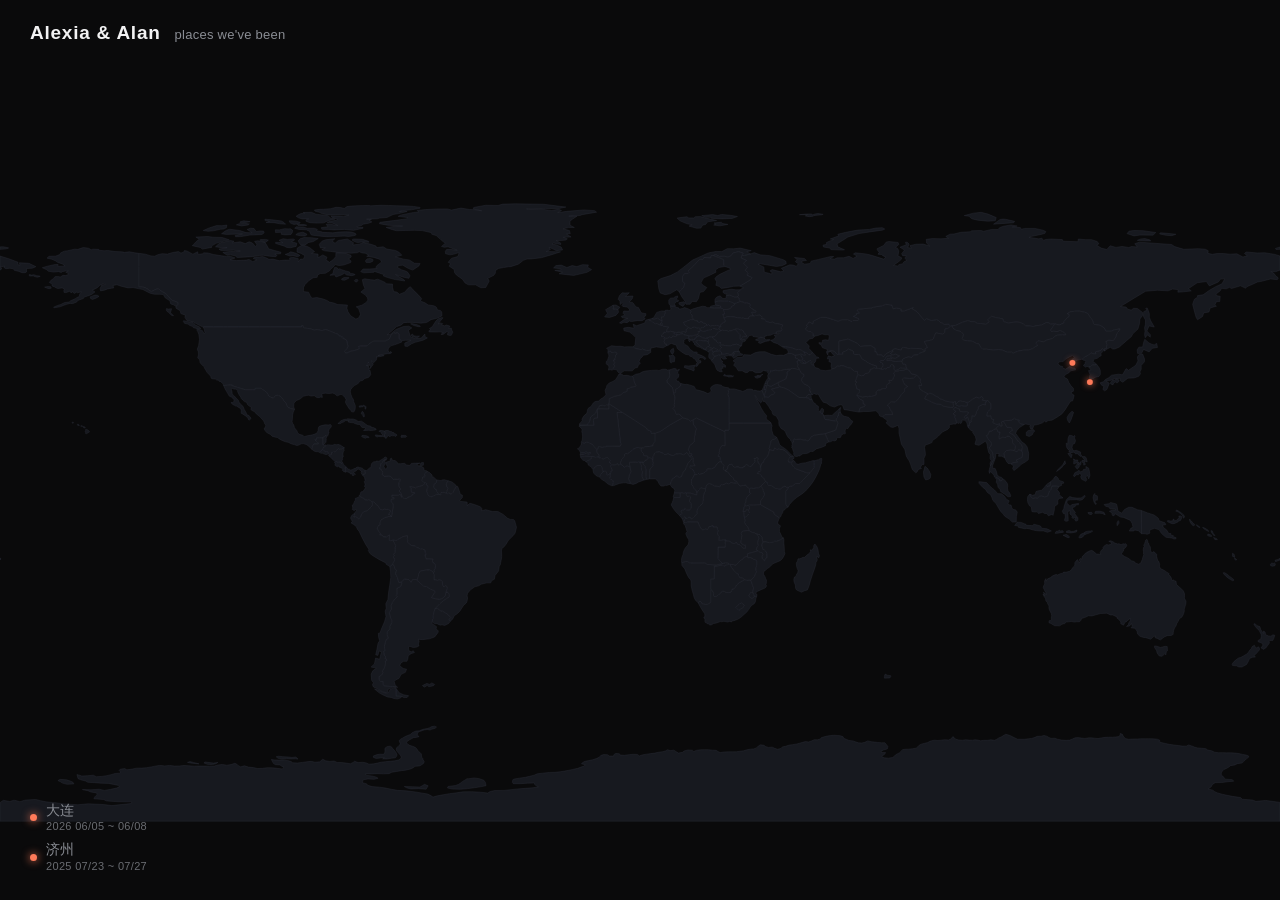
<file: index.html>
<!DOCTYPE html>
<html lang="zh-CN">
<head>
  <meta charset="UTF-8" />
  <meta name="viewport" content="width=device-width, initial-scale=1.0" />
  <title>Alexia & Alan · Travel Map</title>
  <link rel="stylesheet" href="assets/css/style.css" />
</head>
<body>
  <header class="site-header">
    <span class="brand">Alexia &amp; Alan</span>
    <span class="tagline">places we've been</span>
  </header>

  <main class="map-stage">
    <svg id="world" viewBox="0 40 2000 760" preserveAspectRatio="xMidYMid meet"
         aria-label="世界地图">
      <g id="countries"></g>
      <g id="markers"></g>
    </svg>
  </main>

  <nav class="places-list" id="placesList"></nav>

  <script src="assets/js/map.js"></script>
</body>
</html>
</file>
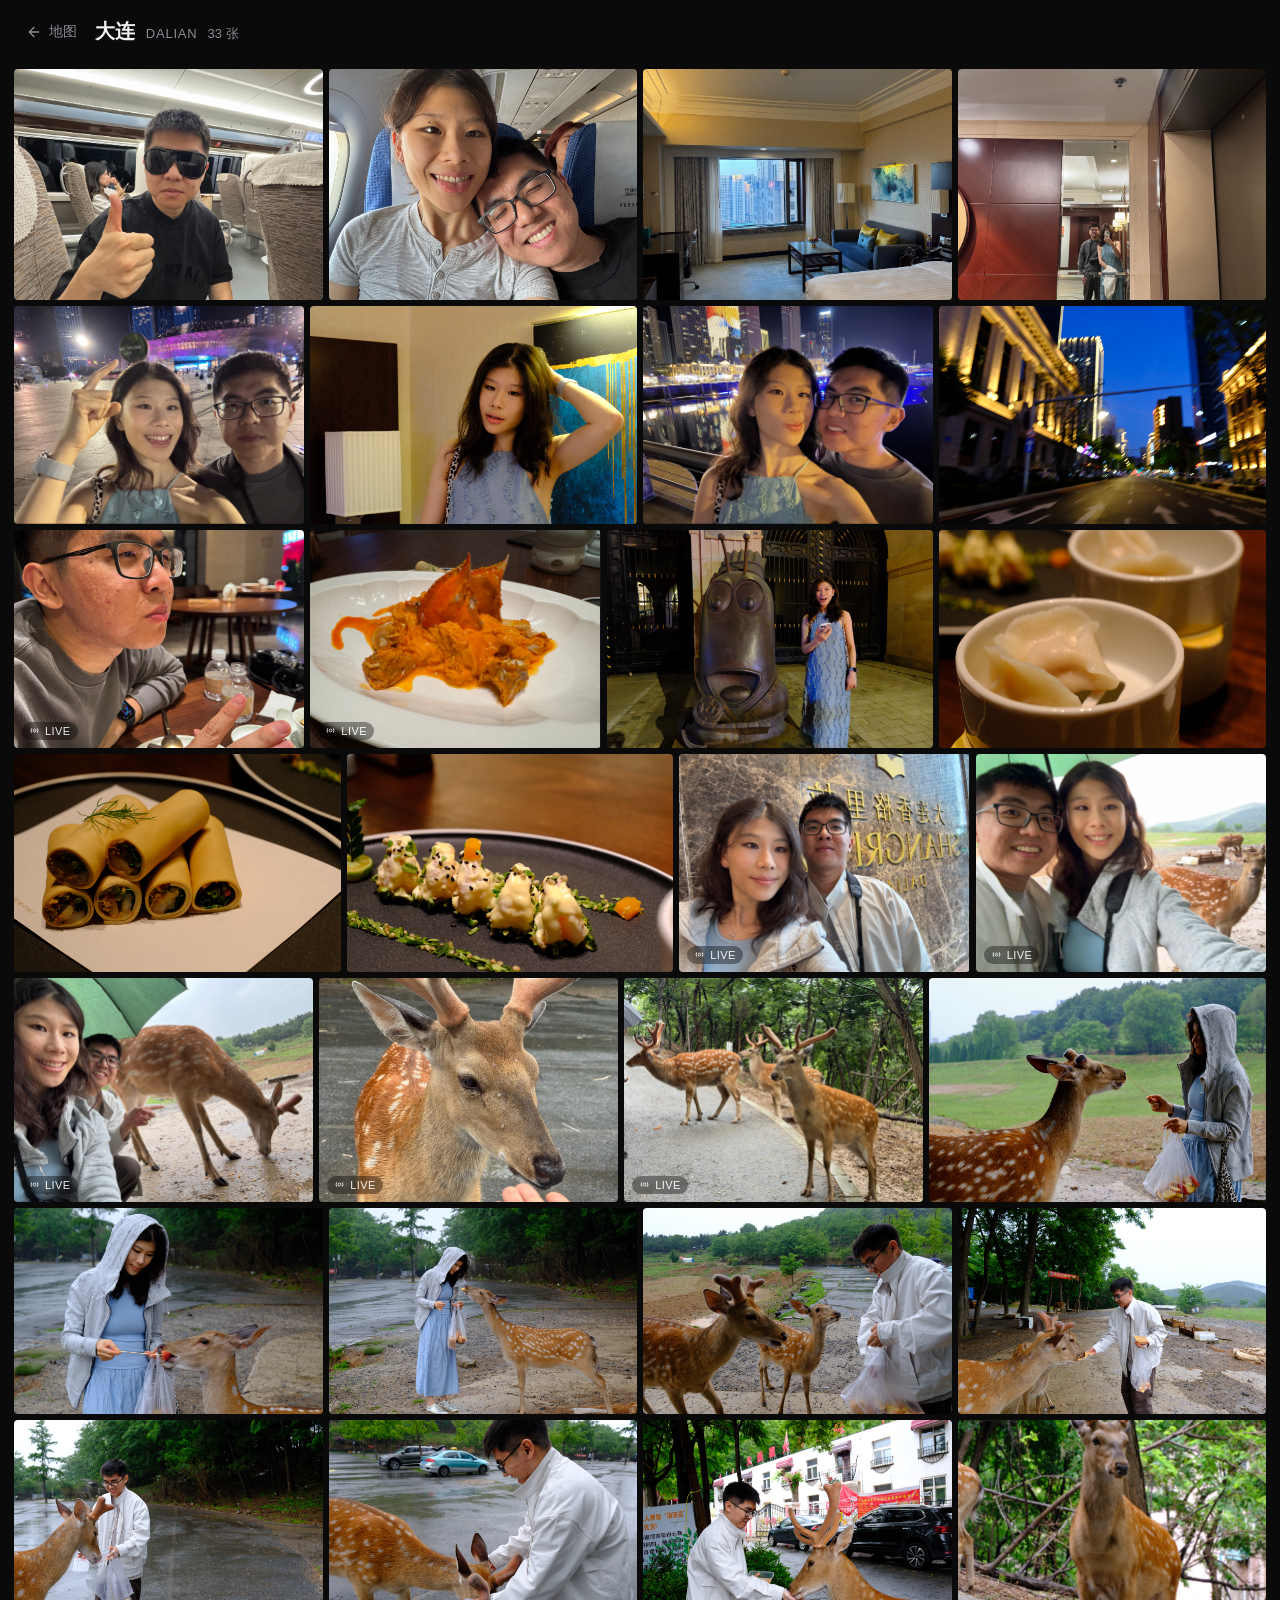
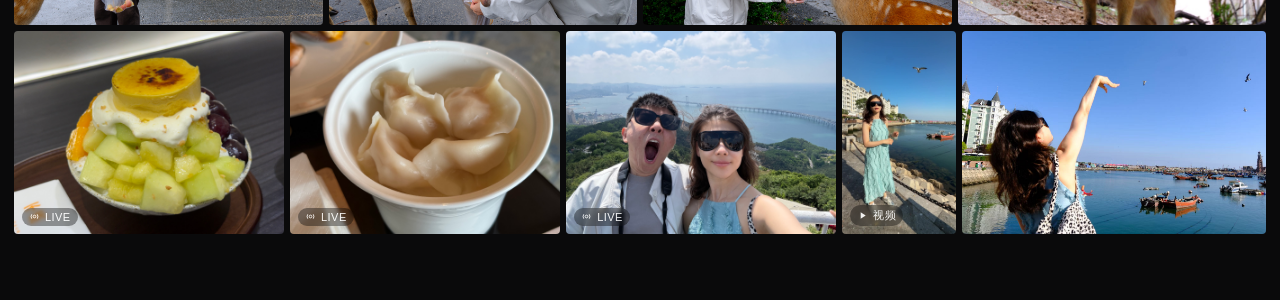
<file: album.html>
<!DOCTYPE html>
<html lang="zh-CN">
<head>
  <meta charset="UTF-8" />
  <meta name="viewport" content="width=device-width, initial-scale=1.0" />
  <title>相册 · TravelMap</title>
  <link rel="stylesheet" href="assets/css/style.css" />
</head>
<body>
  <header class="album-header">
    <a class="back-link" href="index.html">
      <svg viewBox="0 0 24 24" fill="none" stroke="currentColor" stroke-width="2"
           stroke-linecap="round" stroke-linejoin="round">
        <path d="M19 12H5M12 19l-7-7 7-7" />
      </svg>
      地图
    </a>
    <div class="album-title">
      <h1 id="title">—</h1>
      <span class="en" id="titleEn"></span>
      <span class="count" id="count"></span>
    </div>
  </header>

  <main class="gallery" id="gallery"></main>

  <!-- Lightbox -->
  <div class="lightbox" id="lightbox">
    <button class="close" id="lbClose" aria-label="关闭">
      <svg viewBox="0 0 24 24" fill="none" stroke="currentColor" stroke-width="2"
           stroke-linecap="round" stroke-linejoin="round"><path d="M18 6 6 18M6 6l12 12"/></svg>
    </button>
    <button class="nav prev" id="lbPrev" aria-label="上一个">
      <svg viewBox="0 0 24 24" fill="none" stroke="currentColor" stroke-width="2"
           stroke-linecap="round" stroke-linejoin="round"><path d="M15 18l-6-6 6-6"/></svg>
    </button>
    <div class="stage" id="lbStage"></div>
    <button class="nav next" id="lbNext" aria-label="下一个">
      <svg viewBox="0 0 24 24" fill="none" stroke="currentColor" stroke-width="2"
           stroke-linecap="round" stroke-linejoin="round"><path d="M9 18l6-6-6-6"/></svg>
    </button>
    <div class="counter" id="lbCounter"></div>
  </div>

  <script src="assets/js/album.js"></script>
</body>
</html>
</file>
<file: assets/css/style.css>
/* ============================================================
   TravelMap — 简洁大气黑底风格
   ============================================================ */
:root {
  --bg: #0a0a0b;
  --panel: #141417;
  --land: #17191f;
  --land-stroke: #2b2f38;
  --text: #f2f2f3;
  --muted: #8a8d94;
  --accent: #ff7a59;        /* 暖珊瑚色，标记/强调用，集中改这里即可换主题色 */
  --accent-soft: rgba(255, 122, 89, 0.18);
  --gap: 6px;               /* 相册瓦片间距 */
  --radius: 4px;
  --ease: cubic-bezier(.22, .61, .36, 1);
}

* { box-sizing: border-box; }

html, body {
  margin: 0;
  padding: 0;
  background: var(--bg);
  color: var(--text);
  font-family: -apple-system, BlinkMacSystemFont, "SF Pro Text",
               "PingFang SC", "Helvetica Neue", Helvetica, Arial, sans-serif;
  -webkit-font-smoothing: antialiased;
  text-rendering: optimizeLegibility;
}

a { color: inherit; text-decoration: none; }

::selection { background: var(--accent-soft); }

/* ----------------------------- 主页 / 地图 ----------------------------- */
.site-header {
  position: fixed;
  top: 0; left: 0; right: 0;
  display: flex;
  align-items: baseline;
  gap: 14px;
  padding: 22px 30px;
  z-index: 20;
  pointer-events: none;
}
.site-header .brand {
  font-size: 19px;
  font-weight: 600;
  letter-spacing: .04em;
}
.site-header .tagline {
  font-size: 13px;
  color: var(--muted);
  letter-spacing: .02em;
}

.map-stage {
  position: relative;
  width: 100vw;
  height: 100vh;
  overflow: hidden;
  display: flex;
  align-items: center;
  justify-content: center;
}
#world {
  width: 100%;
  height: 100%;
  display: block;
}
#world .country {
  fill: var(--land);
  stroke: var(--land-stroke);
  stroke-width: 0.4;
  vector-effect: non-scaling-stroke;
}

/* 城市标记 */
.marker { cursor: pointer; }
.marker .halo {
  fill: var(--accent);
  opacity: .25;
  transform-box: fill-box;
  transform-origin: center;
  animation: pulse 2.6s var(--ease) infinite;
}
.marker .dot {
  fill: var(--accent);
  filter: drop-shadow(0 0 6px var(--accent));
  transition: r .25s var(--ease);
}
.marker:hover .dot { filter: drop-shadow(0 0 12px var(--accent)); }
.marker .label {
  fill: var(--text);
  font-size: 15px;
  font-weight: 500;
  opacity: 0;
  transition: opacity .25s var(--ease);
  paint-order: stroke;
  stroke: rgba(0,0,0,.7);
  stroke-width: 4px;
  pointer-events: none;
}
.marker:hover .label { opacity: 1; }

@keyframes pulse {
  0%   { transform: scale(1);   opacity: .35; }
  70%  { transform: scale(3.4); opacity: 0; }
  100% { transform: scale(3.4); opacity: 0; }
}

/* 左下角城市列表 */
.places-list {
  position: fixed;
  left: 30px;
  bottom: 26px;
  z-index: 20;
  display: flex;
  flex-direction: column;
  gap: 6px;
}
.places-list .item {
  display: flex;
  align-items: center;
  gap: 9px;
  font-size: 14px;
  color: var(--muted);
  cursor: pointer;
  transition: color .2s var(--ease);
}
.places-list .item:hover,
.places-list .item.active { color: var(--text); }
.places-list .item .swatch {
  width: 7px; height: 7px; border-radius: 50%;
  background: var(--accent);
  box-shadow: 0 0 8px var(--accent);
  flex: 0 0 auto;
}
.places-list .item .info { display: flex; flex-direction: column; line-height: 1.35; }
.places-list .item .date {
  color: var(--muted);
  font-size: 11px;
  letter-spacing: .03em;
  opacity: .75;
}

/* ----------------------------- 相册页 ----------------------------- */
.album-header {
  position: sticky;
  top: 0;
  z-index: 30;
  display: flex;
  align-items: center;
  gap: 18px;
  padding: 18px 26px;
  background: linear-gradient(to bottom, rgba(10,10,11,.92), rgba(10,10,11,.55) 70%, transparent);
  backdrop-filter: blur(6px);
}
.back-link {
  display: inline-flex;
  align-items: center;
  gap: 7px;
  font-size: 14px;
  color: var(--muted);
  transition: color .2s var(--ease);
}
.back-link:hover { color: var(--text); }
.back-link svg { width: 16px; height: 16px; }
.album-title {
  display: flex;
  align-items: baseline;
  gap: 10px;
}
.album-title h1 { margin: 0; font-size: 20px; font-weight: 600; letter-spacing: .02em; }
.album-title .en { font-size: 13px; color: var(--muted); letter-spacing: .06em; text-transform: uppercase; }
.album-title .count { font-size: 13px; color: var(--muted); }

.gallery {
  padding: 6px 14px 60px;
}
.row {
  display: flex;
  gap: var(--gap);
  margin-bottom: var(--gap);
}
.tile {
  position: relative;
  overflow: hidden;
  border-radius: var(--radius);
  background: var(--panel);
  cursor: pointer;
  flex: 0 0 auto;
}
.tile .media {
  width: 100%;
  height: 100%;
  object-fit: cover;
  display: block;
  transition: transform .5s var(--ease);
  will-change: transform;
}
.tile:hover .media { transform: scale(1.06); }
.tile::after {            /* 悬停时极淡的暗角，增强层次 */
  content: "";
  position: absolute; inset: 0;
  box-shadow: inset 0 0 0 1px rgba(255,255,255,.04);
  opacity: 0;
  transition: opacity .3s var(--ease);
  pointer-events: none;
}
.tile:hover::after { opacity: 1; }

/* 视频角标 */
.tile .badge {
  position: absolute;
  left: 8px; bottom: 8px;
  display: inline-flex;
  align-items: center;
  gap: 5px;
  padding: 3px 7px;
  font-size: 11px;
  letter-spacing: .04em;
  color: #fff;
  background: rgba(0,0,0,.42);
  backdrop-filter: blur(2px);
  border-radius: 999px;
  pointer-events: none;
  opacity: .9;
}
.tile .badge svg { width: 11px; height: 11px; }

/* ----------------------------- Lightbox ----------------------------- */
.lightbox {
  position: fixed; inset: 0;
  z-index: 100;
  display: none;
  align-items: center;
  justify-content: center;
  background: rgba(0,0,0,.94);
  opacity: 0;
  transition: opacity .25s var(--ease);
}
.lightbox.open { display: flex; opacity: 1; }
.lightbox .stage {
  max-width: 92vw;
  max-height: 88vh;
  display: flex;
  align-items: center;
  justify-content: center;
}
.lightbox .stage img,
.lightbox .stage video {
  max-width: 92vw;
  max-height: 88vh;
  border-radius: 4px;
  box-shadow: 0 20px 60px rgba(0,0,0,.6);
}
.lightbox .nav,
.lightbox .close {
  position: absolute;
  background: rgba(255,255,255,.06);
  border: none;
  color: var(--text);
  cursor: pointer;
  display: flex; align-items: center; justify-content: center;
  border-radius: 50%;
  transition: background .2s var(--ease), transform .2s var(--ease);
}
.lightbox .nav { width: 48px; height: 48px; top: 50%; margin-top: -24px; }
.lightbox .nav:hover, .lightbox .close:hover { background: rgba(255,255,255,.14); }
.lightbox .nav.prev { left: 22px; }
.lightbox .nav.next { right: 22px; }
.lightbox .close { width: 40px; height: 40px; top: 22px; right: 22px; }
.lightbox .nav svg, .lightbox .close svg { width: 22px; height: 22px; }
.lightbox .counter {
  position: absolute;
  bottom: 22px; left: 50%; transform: translateX(-50%);
  font-size: 13px; color: var(--muted); letter-spacing: .05em;
}

@media (max-width: 640px) {
  .site-header { padding: 16px 18px; }
  .places-list { left: 18px; bottom: 18px; }
  .lightbox .nav { width: 40px; height: 40px; }
}
</file>
